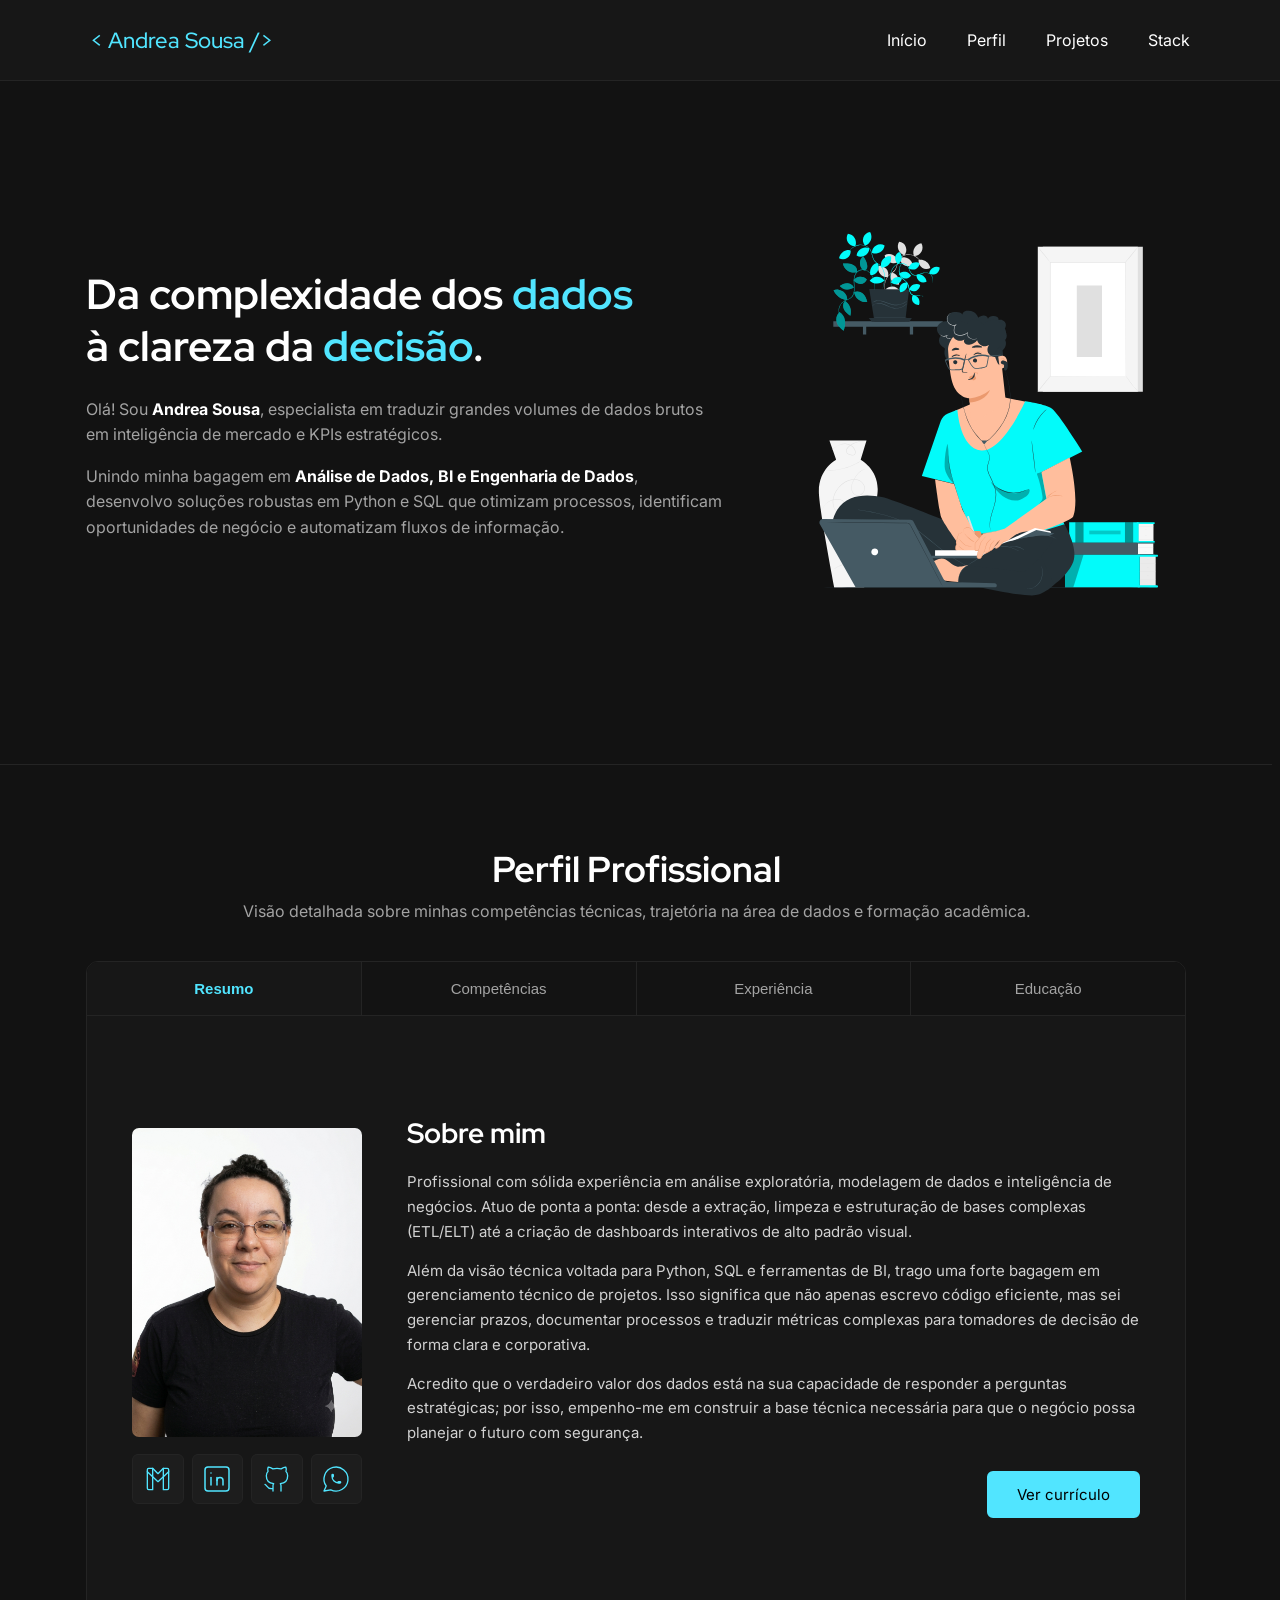
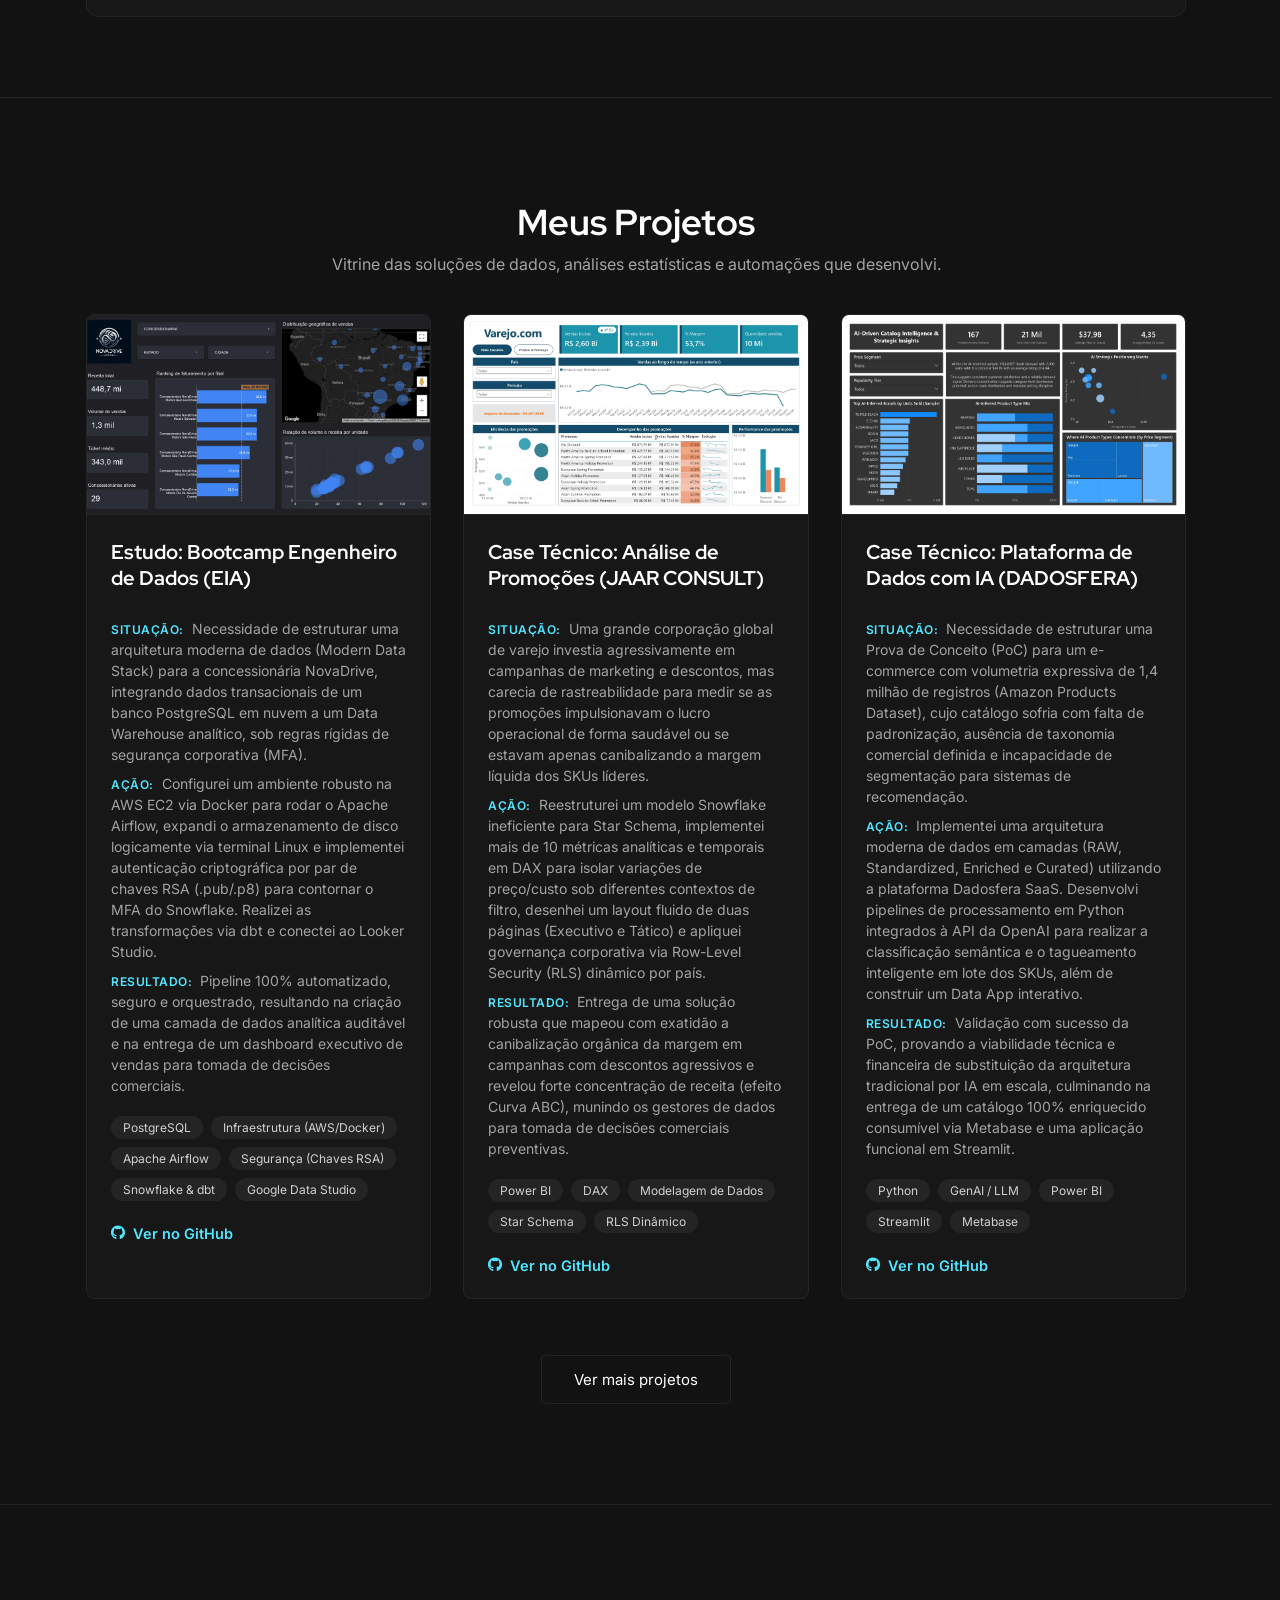
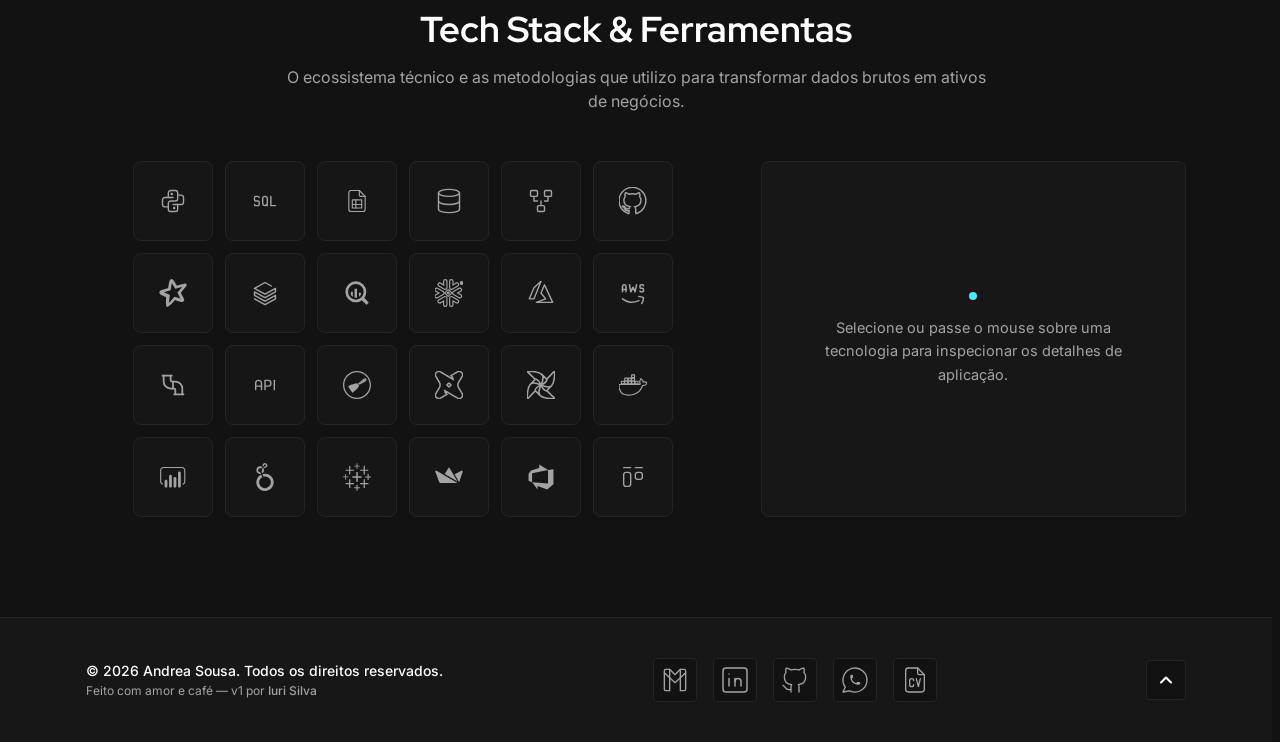
<file: index.html>
<!doctype html>
<html lang="pt-br">
  <!-- Configurações da página -->
  <head>
    <meta charset="UTF-8" />
    <meta name="viewport" content="width=device-width, initial-scale=1.0" />
    <!-- Ícone do site -->
    <link
      rel="icon"
      type="image/svg+xml"
      href="data:image/svg+xml,%3Csvg xmlns='http://www.w3.org/2000/svg' viewBox='0 0 24 24' fill='none' stroke='%2351e5ff' stroke-width='2' stroke-linecap='round' stroke-linejoin='round'%3E%3Cpath d='m18 16 4-4-4-4'/%3E%3Cpath d='m6 8-4 4 4 4'/%3E%3Cpath d='m14.5 4-5 16'/%3E%3C/svg%3E"
    />
    <title>Andrea Sousa - Portfólio</title>
    <!-- Fontes do Projeto -->
    <link rel="preconnect" href="https://fonts.googleapis.com" />
    <link rel="preconnect" href="https://fonts.gstatic.com" crossorigin />
    <link
      href="https://fonts.googleapis.com/css2?family=Inter:wght@300;400;500;600;700&family=Red+Hat+Display:wght@400;500;700&display=swap"
      rel="stylesheet"
    />
    <!-- Ícones do Font Awesome -->
    <link
      rel="stylesheet"
      href="https://cdnjs.cloudflare.com/ajax/libs/font-awesome/6.0.0/css/all.min.css"
    />
    <!-- Folha de Estilo Principal -->
    <link rel="stylesheet" href="assets/css/style.css" />
  </head>

  <body id="home-page">
    <!-- Cabeçalho da página -->
    <header>
      <div class="grid-layout">
        <nav>
          <h1>&lt; Andrea Sousa /&gt;</h1>
          <div class="mobile-menu">
            <div class="line1"></div>
            <div class="line2"></div>
            <div class="line3"></div>
          </div>
          <!-- Botão do menu hamburguer -->
          <button class="hamburger" aria-label="Abrir menu">
            <span class="bar"></span>
            <span class="bar"></span>
            <span class="bar"></span>
          </button>
          <!-- Lista de navegação -->
          <ul class="nav-list">
            <li><a href="#s-home">Início</a></li>
            <li><a href="#s-about">Perfil</a></li>
            <li><a href="#s-projects">Projetos</a></li>
            <li><a href="#s-stack">Stack</a></li>
          </ul>
        </nav>
      </div>
    </header>

    <main>
      <!-- ==================== SEÇÃO 1: INÍCIO / DESTAQUE ==================== -->
      <section id="s-home">
        <div class="grid-layout">
          <div id="home">
            <div id="home-container-text">
              <!-- Título principal -->
              <h2 class="main-hero-title">
                Da complexidade dos <span>dados</span><br />
                à clareza da <span>decisão</span>.
              </h2>
              <!-- Descrição do hero -->
              <div class="hero-description-box">
                <p>
                  Olá! Sou <strong>Andrea Sousa</strong>, especialista em
                  traduzir grandes volumes de dados brutos em inteligência de
                  mercado e KPIs estratégicos.
                </p>
                <p>
                  Unindo minha bagagem em
                  <strong>Análise de Dados, BI e Engenharia de Dados</strong>,
                  desenvolvo soluções robustas em Python e SQL que otimizam
                  processos, identificam oportunidades de negócio e automatizam
                  fluxos de informação.
                </p>
              </div>
            </div>
            <!-- Imagem de destaque -->
            <div id="home-container-image">
              <img
                src="assets/image/illustration.svg"
                alt="Ilustração de dados"
              />
            </div>
          </div>
        </div>
      </section>

      <!-- =================== SEÇÃO 2: PERFIL PROFISSIONAL =================== -->
      <section id="s-about">
        <div class="grid-layout">
          <div class="about-section-header">
            <!-- Título e descrição da seção -->
            <h2>Perfil Profissional</h2>
            <p class="section-subtitle">
              Visão detalhada sobre minhas competências técnicas, trajetória na
              área de dados e formação acadêmica.
            </p>
          </div>
          <div class="browser-window">
            <!-- Menu de abas para telas maiores -->
            <div class="browser-header-tabs">
              <button
                class="browser-tab-btn active"
                onclick="changeSectionTab(event, 'sec-sobre')"
              >
                Resumo
              </button>
              <button
                class="browser-tab-btn"
                onclick="changeSectionTab(event, 'sec-competencias')"
              >
                Competências
              </button>
              <button
                class="browser-tab-btn"
                onclick="changeSectionTab(event, 'sec-experiencia')"
              >
                Experiência
              </button>
              <button
                class="browser-tab-btn"
                onclick="changeSectionTab(event, 'sec-educacao')"
              >
                Educação
              </button>
            </div>

            <!-- Menu suspenso para telas menores -->
            <select
              class="browser-tabs-dropdown"
              onchange="changeSectionTab(event, this.value)"
            >
              <option value="sec-sobre">Resumo</option>
              <option value="sec-competencias">Competências</option>
              <option value="sec-experiencia">Experiência</option>
              <option value="sec-educacao">Educação</option>
            </select>

            <div class="browser-body-content">
              <!-- [ABA 1]: RESUMO -->
              <div id="sec-sobre" class="browser-pane active">
                <div class="tab-sobre-layout">
                  <div class="sidebar-profile">
                    <div class="photo-placeholder-vertical">
                      <!-- Imagem de perfil -->
                      <img src="assets/image/perfil.png" alt="Foto de perfil" />
                    </div>
                    <!-- Ícones de contato -->
                    <div class="profile-social-icons">
                      <!-- Ícone de email -->
                      <a
                        href="mailto:andrea.dcsousa@gmail.com"
                        class="social-icon-btn"
                        ><svg
                          xmlns="http://www.w3.org/2000/svg"
                          width="32"
                          height="32"
                          viewBox="0 0 24 24"
                          fill="none"
                          stroke="currentColor"
                          stroke-width="1"
                          stroke-linecap="round"
                          stroke-linejoin="round"
                        >
                          <path
                            d="M16 20h3a1 1 0 0 0 1 -1v-14a1 1 0 0 0 -1 -1h-3v16z"
                          />
                          <path
                            d="M5 20h3v-16h-3a1 1 0 0 0 -1 1v14a1 1 0 0 0 1 1z"
                          />
                          <path d="M16 4l-4 4l-4 -4" />
                          <path d="M4 6.5l8 7.5l8 -7.5" /></svg
                      ></a>
                      <!-- Ícone do LinkedIn -->
                      <a
                        href="https://www.linkedin.com/in/andreasousadata/"
                        class="social-icon-btn"
                        ><svg
                          xmlns="http://www.w3.org/2000/svg"
                          width="36"
                          height="36"
                          viewBox="0 0 24 24"
                          fill="none"
                          stroke="currentColor"
                          stroke-width="1"
                          stroke-linecap="round"
                          stroke-linejoin="round"
                        >
                          <path
                            d="M4 4m0 2a2 2 0 0 1 2 -2h12a2 2 0 0 1 2 2v12a2 2 0 0 1 -2 2h-12a2 2 0 0 1 -2 -2z"
                          />
                          <path d="M8 11l0 5" />
                          <path d="M8 8l0 .01" />
                          <path d="M12 16l0 -5" />
                          <path d="M16 16v-3a2 2 0 0 0 -4 0" /></svg
                      ></a>
                      <!-- Ícone do GitHub -->
                      <a
                        href="https://github.com/andreadcsousa"
                        class="social-icon-btn"
                      >
                        <svg
                          xmlns="http://www.w3.org/2000/svg"
                          width="32"
                          height="32"
                          viewBox="0 0 24 24"
                          fill="none"
                          stroke="currentColor"
                          stroke-width="1"
                          stroke-linecap="round"
                          stroke-linejoin="round"
                        >
                          <path
                            d="M9 19c-4.3 1.4 -4.3 -2.5 -6 -3m12 5v-3.5c0 -1 .1 -1.4 -.5 -2c2.8 -.3 5.5 -1.4 5.5 -6a4.6 4.6 0 0 0 -1.3 -3.2a4.2 4.2 0 0 0 -.1 -3.2s-1.1 -.3 -3.5 1.3a12.3 12.3 0 0 0 -6.2 0c-2.4 -1.6 -3.5 -1.3 -3.5 -1.3a4.2 4.2 0 0 0 -.1 3.2a4.6 4.6 0 0 0 -1.3 3.2c0 4.6 2.7 5.7 5.5 6c-.6 .6 -.6 1.2 -.5 2v3.5"
                          />
                        </svg>
                      </a>
                      <!-- Ícone do WhatsApp -->
                      <a
                        href="https://wa.me/5548988801574"
                        class="social-icon-btn"
                        ><svg
                          xmlns="http://www.w3.org/2000/svg"
                          width="32"
                          height="32"
                          viewBox="0 0 24 24"
                          fill="none"
                          stroke="currentColor"
                          stroke-width="1"
                          stroke-linecap="round"
                          stroke-linejoin="round"
                        >
                          <path
                            d="M3 21l1.65 -3.8a9 9 0 1 1 3.4 2.9l-5.05 .9"
                          />
                          <path
                            d="M9 10a.5 .5 0 0 0 1 0v-1a.5 .5 0 0 0 -1 0v1a5 5 0 0 0 5 5h1a.5 .5 0 0 0 0 -1h-1a.5 .5 0 0 0 0 1"
                          /></svg
                      ></a>
                    </div>
                  </div>

                  <!-- Apresentação: Resumo profissional -->
                  <div class="text-profile-content">
                    <h2>Sobre mim</h2>
                    <p>
                      Profissional com sólida experiência em análise
                      exploratória, modelagem de dados e inteligência de
                      negócios. Atuo de ponta a ponta: desde a extração, limpeza
                      e estruturação de bases complexas (ETL/ELT) até a criação
                      de dashboards interativos de alto padrão visual.
                    </p>
                    <p>
                      Além da visão técnica voltada para Python, SQL e
                      ferramentas de BI, trago uma forte bagagem em
                      gerenciamento técnico de projetos. Isso significa que não
                      apenas escrevo código eficiente, mas sei gerenciar prazos,
                      documentar processos e traduzir métricas complexas para
                      tomadores de decisão de forma clara e corporativa.
                    </p>
                    <p>
                      Acredito que o verdadeiro valor dos dados está na sua
                      capacidade de responder a perguntas estratégicas; por
                      isso, empenho-me em construir a base técnica necessária
                      para que o negócio possa planejar o futuro com segurança.
                    </p>
                    <!-- Botão para acessar o currículo -->
                    <div class="container-btn-right">
                      <a
                        class="btn-cv-inverse"
                        href="https://docs.google.com/document/d/1c90tiVy4G8YJYizITBdFzDrABWYtBab0e4YUPN7XOcg"
                        target="_blank"
                        >Ver currículo</a
                      >
                    </div>
                  </div>
                </div>
              </div>

              <!-- [ABA 2]: COMPETÊNCIAS -->
              <div id="sec-competencias" class="browser-pane">
                <div class="skills-grid-container">
                  <!-- Bloco 1 -->
                  <div class="skill-card-box">
                    <h3>📊 ANÁLISE DE DADOS & NEGÓCIOS</h3>
                    <p>
                      Análise exploratória e diagnósticos consultivos,
                      transformando dados brutos e séries históricas complexas
                      em insights para decisões estratégicas.
                    </p>
                    <div class="tools-tag-wrapper">
                      <span class="tool-tag">SQL</span>
                      <span class="tool-tag">Python</span>
                      <span class="tool-tag">Pandas</span>
                      <span class="tool-tag">Numpy</span>
                      <span class="tool-tag">Excel / Sheets</span>
                      <span class="tool-tag">Estatística Descritiva</span>
                      <span class="tool-tag">Azure DevOps</span>
                      <span class="tool-tag">Scrum</span>
                      <span class="tool-tag">Kanban</span>
                    </div>
                  </div>

                  <!-- Bloco 2 -->
                  <div class="skill-card-box">
                    <h3>📈 INTELIGÊNCIA DE MERCADO & BI</h3>
                    <p>
                      Desenvolvimento de painéis executivos com atenção ao
                      design e usabilidade, aplicando regras de negócio,
                      governança e segurança de dados.
                    </p>
                    <div class="tools-tag-wrapper">
                      <span class="tool-tag">Power BI</span>
                      <span class="tool-tag">Power Query</span>
                      <span class="tool-tag">DAX / RLS</span>
                      <span class="tool-tag">Streamlit</span>
                      <span class="tool-tag">Data Studio</span>
                      <span class="tool-tag">Tableau</span>
                      <span class="tool-tag">Modelagem de Dados</span>
                      <span class="tool-tag">Design UI/UX</span>
                    </div>
                  </div>

                  <!-- Bloco 3 -->
                  <div class="skill-card-box">
                    <h3>⚡ ENGENHARIA & AUTOMAÇÃO</h3>
                    <p>
                      Construção de rotinas ETL/ELT e automação de pipelines
                      para ingestão de dados via APIs, scraping e processamento
                      escalável em nuvem.
                    </p>
                    <div class="tools-tag-wrapper">
                      <span class="tool-tag">PySpark</span>
                      <span class="tool-tag">Databricks</span>
                      <span class="tool-tag">BigQuery</span>
                      <span class="tool-tag">Azure</span>
                      <span class="tool-tag">AWS</span>
                      <span class="tool-tag">Airflow</span>
                      <span class="tool-tag">dbt</span>
                      <span class="tool-tag">Snowflake</span>
                      <span class="tool-tag">Data Warehouse</span>
                      <span class="tool-tag">Lakehouse</span>
                    </div>
                  </div>
                </div>
                <!-- Botão de acesso à seção de projetos -->
                <div class="skills-action-container">
                  <a href="#s-projects" class="btn-skills-cta"
                    >Ver projetos práticos</a
                  >
                </div>
              </div>

              <!-- [ABA 3]: EXPERIÊNCIAS -->
              <div id="sec-experiencia" class="browser-pane">
                <h2 class="timeline-section-title">Trajetória Profissional</h2>
                <div class="horizontal-timeline-container">
                  <!-- Nó 1 -->
                  <div class="horizontal-timeline-node">
                    <div class="node-marker"></div>
                    <div class="node-date">07/2024 - atual</div>
                    <div class="node-info">
                      <h3>TUTORA EM DADOS</h3>
                      <p>PrograMaria</p>
                      <span
                        class="open-modal-link"
                        onclick="openExpModal('modal-programaria')"
                        >Ver detalhes</span
                      >
                    </div>
                  </div>
                  <!-- Nó 2 -->
                  <div class="horizontal-timeline-node">
                    <div class="node-marker"></div>
                    <div class="node-date">04/2023 - 08/2025</div>
                    <div class="node-info">
                      <h3>ANALISTA DE DADOS</h3>
                      <p>Instituto Euvaldo Lodi</p>
                      <span
                        class="open-modal-link"
                        onclick="openExpModal('modal-fiesc')"
                        >Ver detalhes</span
                      >
                    </div>
                  </div>
                  <!-- Nó 3 -->
                  <div class="horizontal-timeline-node">
                    <div class="node-marker"></div>
                    <div class="node-date">11/2021 - 05/2022</div>
                    <div class="node-info">
                      <h3>ENGENHEIRA DE DADOS</h3>
                      <p>Neotrust</p>
                      <span
                        class="open-modal-link"
                        onclick="openExpModal('modal-neotrust')"
                        >Ver detalhes</span
                      >
                    </div>
                  </div>
                  <!-- Nó 4 -->
                  <div class="horizontal-timeline-node">
                    <div class="node-marker"></div>
                    <div class="node-date">07/2021 - 10/2021</div>
                    <div class="node-info">
                      <h3>DESENVOLVEDORA SQL</h3>
                      <p>Carambola</p>
                      <span
                        class="open-modal-link"
                        onclick="openExpModal('modal-carambola')"
                        >Ver detalhes</span
                      >
                    </div>
                  </div>
                </div>
              </div>

              <!-- [ABA 4]: EDUCAÇÃO -->
              <div id="sec-educacao" class="browser-pane">
                <div class="education-grid-split">
                  <div class="education-column">
                    <!-- Formação Acadêmica -->
                    <h2>Formação Acadêmica</h2>
                    <ul class="education-list-items">
                      <li>
                        Especialização em Ciência de Dados e Big Data (PUC
                        Minas, 10/2026)
                      </li>
                      <li>
                        Especialização em Docência do Ensino Superior (UNIFACS,
                        08/2021)
                      </li>
                      <li>Bacharelado em Administração (UNIFTC, 06/2019)</li>
                    </ul>
                    <!-- Idiomas -->
                    <h2 class="languages-spacing-title">Idiomas</h2>
                    <ul class="education-list-items">
                      <li><strong>Inglês:</strong> B1 (Intermediário)</li>
                      <li><strong>Português:</strong> Nativo</li>
                    </ul>
                  </div>
                  <!-- Cursos e Certificações -->
                  <div class="education-column">
                    <h2>Cursos e Certificações</h2>
                    <ul class="certifications-list-items">
                      <li>Arquitetura de Dados (Escola IA, 2026)</li>
                      <li>
                        Databricks Fundamentals Accreditation (Databricks, 2026)
                      </li>
                      <li>Bootcamp Engenharia de Dados (Escola IA, 2026)</li>
                      <li>
                        Google Data Analytics Professional Certificate
                        (Coursera, 2026)
                      </li>
                      <li>Formação Python para Data Science (Alura, 2025)</li>
                      <li>
                        Excel e Power BI para Análise de Dados (Preditiva, 2023)
                      </li>
                      <li>Análise de Dados - Fundamentos (ENAP, 2023)</li>
                      <li>
                        Trilha de Dados: Programa Desenvolve (Alura & Boticário,
                        2023)
                      </li>
                      <li>Big Data Fundamentos (Data Science Academy, 2022)</li>
                    </ul>
                  </div>
                </div>
              </div>
            </div>
          </div>
        </div>
      </section>

      <!-- ==================== SEÇÃO 3: PROJETOS EM DADOS ==================== -->
      <section id="s-projects">
        <div class="grid-layout">
          <!-- Título e descrição da seção -->
          <h2>Meus Projetos</h2>
          <p class="section-subtitle">
            Vitrine das soluções de dados, análises estatísticas e automações
            que desenvolvi.
          </p>

          <!-- Projetos recentes-->
          <div id="dynamic-projects-container" class="projects-grid">
            <p>Carregando projetos recentes...</p>
          </div>

          <div class="see-more-container">
            <a href="projects.html" class="btn-see-more">Ver mais projetos</a>
          </div>
        </div>
      </section>

      <!-- =================== SEÇÃO 4: STACK & FERRAMENTAS =================== -->
      <section id="s-stack">
        <div class="grid-layout">
          <div class="stack-section-header">
            <!-- Título e descrição da seção -->
            <h2>Tech Stack & Ferramentas</h2>
            <p class="section-subtitle">
              O ecossistema técnico e as metodologias que utilizo para
              transformar dados brutos em ativos de negócios.
            </p>
          </div>

          <!-- Ferramentas -->
          <div class="stack-container">
            <div class="stack-list-grid">
              <!-- Python -->
              <div
                class="stack-item"
                data-name="Python"
                data-desc="Linguagem core utilizada para automação de processos, engenharia de dados, criação de scripts de raspagem de dados (Web Scraping) e análises estatísticas robustas."
              >
                <svg
                  xmlns="http://www.w3.org/2000/svg"
                  viewBox="0 0 24 24"
                  fill="none"
                  stroke="currentColor"
                  stroke-width="1.2"
                  stroke-linecap="round"
                  stroke-linejoin="round"
                >
                  <path d="M12 9h-7a2 2 0 0 0 -2 2v4a2 2 0 0 0 2 2h3" />
                  <path d="M12 15h7a2 2 0 0 0 2 -2v-4a2 2 0 0 0 -2 -2h-3" />
                  <path
                    d="M8 9v-4a2 2 0 0 1 2 -2h4a2 2 0 0 1 2 2v5a2 2 0 0 1 -2 2h-4a2 2 0 0 0 -2 2v5a2 2 0 0 0 2 2h4a2 2 0 0 0 2 -2v-4"
                  />
                  <circle cx="11" cy="6" r="0.5" fill="currentColor" />
                  <circle cx="13" cy="18" r="0.5" fill="currentColor" />
                </svg>
              </div>

              <!-- SQL -->
              <div
                class="stack-item"
                data-name="SQL"
                data-desc="Linguagem essencial para extração, manipulação e análise de dados diretamente em bancos relacionais através de joins, agregações e subqueries."
              >
                <svg
                  xmlns="http://www.w3.org/2000/svg"
                  viewBox="0 0 24 24"
                  fill="none"
                  stroke="currentColor"
                  stroke-width="1.2"
                  stroke-linecap="round"
                  stroke-linejoin="round"
                >
                  <path
                    d="M12 8a2 2 0 0 1 2 2v4a2 2 0 1 1 -4 0v-4a2 2 0 0 1 2 -2z"
                  />
                  <path d="M17 8v8h4" />
                  <path d="M13 15l1 1" />
                  <path
                    d="M3 15a1 1 0 0 0 1 1h2a1 1 0 0 0 1 -1v-2a1 1 0 0 0 -1 -1h-2a1 1 0 0 1 -1 -1v-2a1 1 0 0 1 1 -1h2a1 1 0 0 1 1 1"
                  />
                </svg>
              </div>

              <!-- Excel/Sheets -->
              <div
                class="stack-item"
                data-name="Microsoft Excel / Google Sheets"
                data-desc="Uso operacional focado na validação veloz de dados estruturados ad-hoc, conciliação ágil de tabelas e atendimento flexível a demandas de negócio de setores adjacentes."
              >
                <svg
                  xmlns="http://www.w3.org/2000/svg"
                  viewBox="0 0 24 24"
                  fill="none"
                  stroke="currentColor"
                  stroke-width="1"
                  stroke-linecap="round"
                  stroke-linejoin="round"
                >
                  <path d="M14 3v4a1 1 0 0 0 1 1h4" />
                  <path
                    d="M17 21h-10a2 2 0 0 1 -2 -2v-14a2 2 0 0 1 2 -2h7l5 5v11a2 2 0 0 1 -2 2z"
                  />
                  <path d="M8 11h8v7h-8z" />
                  <path d="M8 15h8" />
                  <path d="M11 11v7" />
                </svg>
              </div>

              <!-- Banco de Dados -->
              <div
                class="stack-item"
                data-name="Banco de Dados"
                data-desc="Domínio técnico na administração, consulta e manipulação de estruturas de dados modernas. Experiência prática consolidada na arquitetura de bancos de dados relacionais e NoSQL, garantindo integridade, otimização de queries, indexação e segurança no armazenamento dos ativos de informação."
              >
                <svg
                  xmlns="http://www.w3.org/2000/svg"
                  viewBox="0 0 24 24"
                  fill="none"
                  stroke="currentColor"
                  stroke-width="1.2"
                  stroke-linecap="round"
                  stroke-linejoin="round"
                >
                  <ellipse cx="12" cy="5" rx="9" ry="3" />
                  <path d="M3 5v14c0 1.66 4 3 9 3s9-1.34 9-3v-14" />
                  <path d="M3 12c0 1.66 4 3 9 3s9-1.34 9-3" />
                </svg>
              </div>

              <!-- Modelagem de Dados -->
              <div
                class="stack-item"
                data-name="Modelagem de Dados"
                data-desc="Estruturação avançada de bancos analíticos relacionais através de abordagens eficientes como esquemas Star Schema e Snowflake, visando máxima performance de leitura."
              >
                <svg
                  xmlns="http://www.w3.org/2000/svg"
                  viewBox="0 0 24 24"
                  fill="none"
                  stroke="currentColor"
                  stroke-width="1.2"
                  stroke-linecap="round"
                  stroke-linejoin="round"
                >
                  <rect x="3" y="3" width="6" height="5" rx="1" />
                  <rect x="15" y="3" width="6" height="5" rx="1" />
                  <rect x="9" y="16" width="6" height="5" rx="1" />
                  <path d="M6 8v4h3M18 8v4h-3M12 12v4" />
                </svg>
              </div>

              <!-- Github -->
              <div
                class="stack-item"
                data-name="Git / Github"
                data-desc="Controle de versão, histórico de código e colaboração em projetos de desenvolvimento e dados."
              >
                <svg
                  role="img"
                  viewBox="0 0 25 25"
                  xmlns="http://www.w3.org/2000/svg"
                  fill="none"
                  stroke="#a3a3a3"
                  stroke-width="1.3"
                >
                  <title>GitHub</title>
                  <path
                    d="M12 .297c-6.63 0-12 5.373-12 12 0 5.303 3.438 9.8 8.205 11.385.6.113.82-.258.82-.577 0-.285-.01-1.04-.015-2.04-3.338.724-4.042-1.61-4.042-1.61C4.422 18.07 3.633 17.7 3.633 17.7c-1.087-.744.084-.729.084-.729 1.205.084 1.838 1.236 1.838 1.236 1.07 1.835 2.809 1.305 3.495.998.108-.776.417-1.305.76-1.605-2.665-.3-5.466-1.332-5.466-5.93 0-1.31.465-2.38 1.235-3.22-.135-.303-.54-1.523.105-3.176 0 0 1.005-.322 3.3 1.23.96-.267 1.98-.399 3-.405 1.02.006 2.04.138 3 .405 2.28-1.552 3.285-1.23 3.285-1.23.645 1.653.24 2.873.12 3.176.765.84 1.23 1.91 1.23 3.22 0 4.61-2.805 5.625-5.475 5.92.42.36.81 1.096.81 2.22 0 1.606-.015 2.896-.015 3.286 0 .315.21.69.825.57C20.565 22.092 24 17.592 24 12.297c0-6.627-5.373-12-12-12"
                  />
                </svg>
              </div>

              <!-- PySpark -->
              <div
                class="stack-item"
                data-name="Apache Spark / PySpark"
                data-desc="Utilizado para processamento distribuído de grandes volumes de dados (Big Data), otimizando transformações complexas e pesadas em clusters de computação."
              >
                <svg xmlns="http://www.w3.org/2000/svg" viewBox="0 0 128 128">
                  <path
                    fill="#a3a3a3"
                    d="M57.646.004c-2.269.064-4.51 1.143-6.384 3.223-1.03 1.146-1.905 2.51-2.63 3.855-1.89 3.54-2.262 7.547-2.962 11.43l-3.852 21.81c-.148.856-.532 1.21-1.3 1.455l-28.268 8.98c-2.06.673-4.125 1.543-5.947 2.7-5.558 3.53-6.38 9.338-2.207 14.438 1.842 2.256 4.216 3.843 6.85 4.996l17.603 7.843c.147.08.304.132.463.162l3.717 2.682s-3.7 40.948 3.246 43.781c-.061-.01-.41-.082-.41-.082s.704.761 2.603.537c1.454.27 1.262.226.074-.01 2.583-.334 7.337-2.497 15.578-10.784a47.396 47.396 0 0 0 1.776-1.676l17.8-19.217 4.163 1.465c.15.207.367.34.714.443l19.823 6.031c2.709.836 5.389 1.448 8.277 1.026 5.156-.755 8.951-5 8.9-10.192-.02-2.28-.82-4.339-1.87-6.324l-13.128-24.898c-.418-.787-.405-1.296.196-2l22.054-25.922c1.428-1.703 2.717-3.529 3.465-5.645 1.643-4.67-.482-8.382-5.33-9.289-2.229-.398-4.427-.188-6.6.385l-31.597 8.395c-.93.25-1.39.075-1.895-.772l-12.9-21.434c-.975-1.615-2.14-3.194-3.477-4.527C62.212.89 59.915-.059 57.646.004zm.944 19.736c.51.358.768.727 1.01 1.125l13.88 23.13c.382.628.725.85 1.485.648l24.443-6.497 5.885-1.54c-.087.493-.302.79-.537 1.068l-20.16 23.672c-.57.688-.623 1.17-.194 1.976l12.743 24.16.585 1.237-.015.02-22.727-6.264-.006-.018-4.298-1.205-25.493 28.256 4.663-37.15-4.184-1.82.008-.007-23.674-9.4c.454-.413.86-.585 1.285-.717l28.777-9.096c.676-.21 1.061-.47 1.125-1.242l.403-2.355 3.875-21.807 1.12-6.174z"
                  />
                </svg>
              </div>

              <!-- Databricks -->
              <div
                class="stack-item"
                data-name="Databricks"
                data-desc="Plataforma de análise unificada em nuvem, utilizada para criar ambientes de engenharia de dados, notebooks colaborativos e execução de pipelines complexos."
              >
                <svg
                  xmlns="http://www.w3.org/2000/svg"
                  viewBox="0 0 24 24"
                  fill="none"
                  stroke="currentColor"
                  stroke-width="1.2"
                  stroke-linecap="round"
                  stroke-linejoin="round"
                >
                  <path
                    d="M3 17l9 5l9 -5v-3l-9 5l-9 -5v-3l9 5l9 -5v-3l-9 5l-9 -5l9 -5l5.418 3.01"
                  />
                </svg>
              </div>

              <!-- BigQuery -->
              <div
                class="stack-item"
                data-name="BigQuery"
                data-desc="Data Warehouse serverless e altamente escalável do Google Cloud utilizado para armazenamento e execução de consultas SQL analíticas ultra rápidas em volumes massivos."
              >
                <svg
                  xmlns="http://www.w3.org/2000/svg"
                  viewBox="0 0 24 24"
                  fill="#a3a3a3"
                >
                  <path d="M6.73,10.83v2.63A4.91,4.91,0,0,0,8.44,15.2V10.83Z" />
                  <path
                    d="M9.89,8.41v7.53A7.62,7.62,0,0,0,11,16,8,8,0,0,0,12,16V8.41Z"
                  />
                  <path d="M13.64,11.86v3.29a5,5,0,0,0,1.7-1.82V11.86Z" />
                  <path
                    d="M17.74,16.32l-1.42,1.42a.42.42,0,0,0,0,.6l3.54,3.54a.42.42,0,0,0,.59,0l1.43-1.43a.42.42,0,0,0,0-.59l-3.54-3.54a.42.42,0,0,0-.6,0"
                  />
                  <path
                    d="M11,2a9,9,0,1,0,9,9,9,9,0,0,0-9-9m0,15.69A6.68,6.68,0,1,1,17.69,11,6.68,6.68,0,0,1,11,17.69"
                  />
                </svg>
              </div>

              <!-- Snowflake -->
              <div
                class="stack-item"
                data-name="Snowflake"
                data-desc="Arquitetura e gerenciamento de Data Warehousing em nuvem para armazenamento e consultas analíticas de grande volume."
              >
                <svg
                  role="img"
                  viewBox="0 0 24 24"
                  xmlns="http://www.w3.org/2000/svg"
                  fill="none"
                  stroke="#a3a3a3"
                >
                  <title>Snowflake</title>
                  <path
                    d="M24 3.459c0 .646-.418 1.18-1.141 1.18-.723 0-1.142-.534-1.142-1.18 0-.647.419-1.18 1.142-1.18.723 0 1.141.533 1.141 1.18zm-.228 0c0-.533-.38-.951-.913-.951s-.913.38-.913.95c0 .533.38.952.913.952.57 0 .913-.419.913-.951zm-1.37-.533h.495c.266 0 .456.152.456.38 0 .153-.076.229-.19.305l.19.266v.038h-.266l-.19-.266h-.229v.266h-.266zm.495.228h-.229v.267h.229c.114 0 .152-.038.152-.114.038-.077-.038-.153-.152-.153zM7.602 12.4c.038-.151.076-.304.076-.456 0-.114-.038-.228-.038-.342-.114-.343-.304-.647-.646-.838l-4.87-2.777c-.685-.38-1.56-.152-1.94.533-.381.685-.153 1.56.532 1.94l2.701 1.56-2.701 1.56c-.685.38-.913 1.256-.533 1.94.38.685 1.256.914 1.94.533l4.832-2.777c.343-.267.571-.533.647-.876zm1.332 2.626c-.266-.038-.57.038-.837.19l-4.832 2.777c-.685.38-.913 1.256-.532 1.94.38.686 1.255.914 1.94.533l2.701-1.56v3.12c0 .8.647 1.408 1.446 1.408.799 0 1.407-.647 1.407-1.408v-5.592c0-.761-.57-1.37-1.293-1.408zm4.946-6.088c.266.038.57-.038.837-.19l4.832-2.777c.685-.38.913-1.256.532-1.94-.38-.686-1.255-.914-1.94-.533l-2.701 1.56V1.975c0-.799-.647-1.408-1.446-1.408-.799 0-1.446.609-1.446 1.408V7.53c0 .76.609 1.37 1.332 1.407zM3.265 5.97l4.832 2.777c.266.152.533.19.837.19.723-.038 1.331-.684 1.331-1.407V1.975c0-.799-.646-1.408-1.407-1.408-.799 0-1.446.647-1.446 1.408v3.12l-2.701-1.56c-.685-.38-1.56-.152-1.94.533-.419.646-.19 1.521.494 1.902zm9.093 6.011a.412.412 0 00-.114-.266l-.57-.571a.346.346 0 00-.267-.114.412.412 0 00-.266.114l-.571.57a.411.411 0 00-.114.267c0 .076.038.19.114.267l.57.57a.345.345 0 00.267.114c.076 0 .19-.038.266-.114l.571-.57a.412.412 0 00.114-.267zm1.598.533L11.94 14.53c-.039.038-.153.114-.229.114h-.608a.411.411 0 01-.267-.114L8.82 12.514a.408.408 0 01-.076-.229v-.608c0-.076.038-.19.114-.267l2.016-2.016a.41.41 0 01.267-.114h.608a.41.41 0 01.267.114l2.016 2.016a.347.347 0 01.114.267v.608c-.076.077-.114.19-.19.229zm5.593 5.44l-4.832-2.777c-.266-.152-.57-.19-.837-.152-.723.038-1.332.684-1.332 1.408v5.554c0 .8.647 1.408 1.408 1.408.799 0 1.446-.647 1.446-1.408v-3.12l2.7 1.56c.686.38 1.561.152 1.941-.533.419-.646.19-1.521-.494-1.94zm2.549-7.533l-2.701 1.56 2.7 1.56c.686.38.914 1.256.533 1.94-.38.685-1.255.913-1.94.533l-4.832-2.778a1.644 1.644 0 01-.647-.798c-.037-.153-.076-.305-.076-.457 0-.114.039-.228.039-.342.114-.343.342-.647.646-.837l4.832-2.778c.685-.38 1.56-.152 1.94.533.457.609.19 1.484-.494 1.864"
                  />
                </svg>
              </div>

              <!-- Azure -->
              <div
                class="stack-item"
                data-name="Microsoft Azure"
                data-desc="Ambiente de computação em nuvem utilizado para hospedar infraestruturas modernas de dados, bancos na nuvem e repositórios analíticos."
              >
                <svg
                  xmlns="http://www.w3.org/2000/svg"
                  viewBox="0 0 24 24"
                  fill="none"
                  stroke="currentColor"
                  stroke-width="1.2"
                  stroke-linecap="round"
                  stroke-linejoin="round"
                >
                  <path d="M6 7.5l-4 9.5h4l6 -15z" />
                  <path d="M22 20l-7 -15l-3 7l4 5l-8 3z" />
                </svg>
              </div>

              <!-- AWS -->
              <div
                class="stack-item"
                data-name="Amazon Web Services (AWS)"
                data-desc="Ingestão, armazenamento e processamento de dados utilizando serviços em nuvem (como EC2 e S3)."
              >
                <svg
                  xmlns="http://www.w3.org/2000/svg"
                  width="32"
                  height="32"
                  viewBox="0 0 24 24"
                  fill="none"
                  stroke="#a3a3a3"
                  stroke-width="1.3"
                  stroke-linecap="round"
                  stroke-linejoin="round"
                >
                  <path
                    d="M17 18.5a15.198 15.198 0 0 1 -7.37 1.44a14.62 14.62 0 0 1 -6.63 -2.94"
                  />
                  <path
                    d="M19.5 21c.907 -1.411 1.451 -3.323 1.5 -5c-1.197 -.773 -2.577 -.935 -4 -1"
                  />
                  <path d="M3 11v-4.5a1.5 1.5 0 0 1 3 0v4.5" />
                  <path d="M3 9h3" />
                  <path d="M9 5l1.2 6l1.8 -4l1.8 4l1.2 -6" />
                  <path
                    d="M18 10.25c0 .414 .336 .75 .75 .75h1.25a1 1 0 0 0 1 -1v-1a1 1 0 0 0 -1 -1h-1a1 1 0 0 1 -1 -1v-1a1 1 0 0 1 1 -1h1.25a.75 .75 0 0 1 .75 .75"
                  />
                </svg>
              </div>

              <!-- Pipelines ETL/ELT -->
              <div
                class="stack-item"
                data-name="Pipelines ETL/ELT"
                data-desc="Desenho e implementação de fluxos de integração para extração, transformação e carga de dados."
              >
                <svg
                  xmlns="http://www.w3.org/2000/svg"
                  viewBox="0 0 24 24"
                  fill="none"
                  stroke="currentColor"
                  stroke-width="1.5"
                  stroke-linecap="round"
                  stroke-linejoin="round"
                >
                  <path stroke="none" d="M0 0h24v24H0z" fill="none" />
                  <path d="M3 4h8" />
                  <path d="M4 4v5a6 6 0 0 0 6 6h3a1 1 0 0 1 1 1v4" />
                  <path d="M10 4v4a1 1 0 0 0 1 1h3a6 6 0 0 1 6 6v5" />
                  <path d="M13 20h8" />
                  <path d="M12 9v6" />
                </svg>
              </div>

              <!-- Integração de APIs -->
              <div
                class="stack-item"
                data-name="Integração de APIs"
                data-desc="Construção de conectores em Python para realizar requisições, consumir e trafegar dados estruturados em JSON/XML de sistemas externos e plataformas SaaS de forma assíncrona."
              >
                <svg
                  xmlns="http://www.w3.org/2000/svg"
                  viewBox="0 0 24 24"
                  fill="none"
                  stroke="currentColor"
                  stroke-width="1.2"
                  stroke-linecap="round"
                  stroke-linejoin="round"
                >
                  <path d="M4 13h5" />
                  <path d="M12 16v-8h3a2 2 0 0 1 2 2v1a2 2 0 0 1 -2 2h-3" />
                  <path d="M20 8v8" />
                  <path d="M9 16v-5.5a2.5 2.5 0 0 0 -5 0v5.5" />
                </svg>
              </div>

              <!-- Web Scraping -->
              <div
                class="stack-item"
                data-name="Web Scraping"
                data-desc="Desenvolvimento de robôs e scripts inteligentes para extração, mineração e estruturação de grandes volumes de dados públicos diretamente da web."
              >
                <svg
                  xmlns="http://www.w3.org/2000/svg"
                  viewBox="0 0 24 24"
                  fill="#a3a3a3"
                >
                  <path
                    d="M12 0C5.373 0 0 5.373 0 12c0 6.628 5.373 12 12 12 6.628 0 12-5.372 12-12 0-6.627-5.372-12-12-12Zm0 1.113c6.003 0 10.887 4.884 10.887 10.887S18.003 22.887 12 22.887 1.113 18.003 1.113 12 5.997 1.113 12 1.113Zm7.03 5.201c-.536-.002-1.28.304-2.255 1.098-1.052.858-3.814 3.045-3.814 3.045l1.025 1.3c4.694-2.558 6.19-3.167 6.116-4.294-.042-.634-.384-1.146-1.073-1.149Zm-.507.752c.147 0 .266.106.266.239 0 .132-.119.238-.266.238-.146 0-.265-.106-.265-.238 0-.171.162-.239.265-.239zm-1.58 1.489c0 .131-.118.238-.265.238-.147 0-.264-.107-.264-.238 0-.128.11-.234.24-.24.13-.006.29.077.29.24zm-2.109 1.01c.147 0 .266.106.266.238s-.12.238-.266.238c-.146 0-.266-.106-.266-.238 0-.148.139-.239.266-.239zm-2.445.972c-1.502.225-5.807.992-8.01 2.672l3.574 5.387s4.706-2.932 5.863-6.244z"
                  />
                </svg>
              </div>

              <!-- dbt -->
              <div
                class="stack-item"
                data-name="dbt"
                data-desc="Transformação de dados e modelagem dentro do Data Warehouse utilizando boas práticas de engenharia de software."
              >
                <svg
                  xmlns="http://www.w3.org/2000/svg"
                  fill="none"
                  stroke="#a3a3a3"
                  stroke-width="1.3"
                  viewBox="0 0 24 24"
                  id="Dbt-Icon--Streamline-Svg-Logos"
                  height="24"
                  width="24"
                >
                  <path
                    stroke="#a3a3a3"
                    stroke-width="1.3"
                    d="M22.75135 1.2273975C23.303775 1.75859 23.665 2.459765 23.75 3.224675c0 0.318725 -0.085 0.5312 -0.276225 0.934925 -0.191225 0.4037 -2.549725 4.483275 -3.2509 5.6094 -0.4037 0.658675 -0.616175 1.44485 -0.616175 2.20975 0 0.786175 0.212475 1.5511 0.616175 2.209775 0.701175 1.126125 3.059675 5.226925 3.2509 5.63065C23.665 20.222875 23.75 20.4141 23.75 20.7328c-0.085 0.764925 -0.42495 1.466125 -0.9774 1.976075 -0.5312 0.552425 -1.23235 0.91365 -1.976025 0.977375 -0.318725 0 -0.5312 -0.084975 -0.91365 -0.276225 -0.382475 -0.191225 -4.547025 -2.485975 -5.673175 -3.18715 -0.084975 -0.0425 -0.169975 -0.106225 -0.2762 -0.14875L8.36665 16.780725c0.127475 1.0624 0.594925 2.0823 1.359825 2.825975 0.14875 0.148725 0.2975 0.276225 0.467475 0.4037 -0.1275 0.063725 -0.276225 0.1275 -0.4037 0.212475 -1.12615 0.701175 -5.22695 3.059675 -5.63065 3.2509C3.755875 23.665 3.56465 23.75 3.224675 23.75c-0.76491 -0.085 -1.466085 -0.42495 -1.9760325 -0.9774C0.6962025 22.2414 0.33499 21.54025 0.25 20.775325c0.0212475 -0.318725 0.10624 -0.637425 0.2762225 -0.91365 0.19123 -0.403725 2.5497275 -4.50455 3.2509025 -5.630675 0.403725 -0.658675 0.616175 -1.4236 0.616175 -2.20975 0 -0.786175 -0.21245 -1.5511 -0.616175 -2.209775 -0.701175 -1.1686 -3.0809225 -5.269425 -3.2509025 -5.67315C0.35624 3.8621 0.2712475 3.5434 0.25 3.224675c0.08499 -0.76491 0.424955 -1.466085 0.9773975 -1.9972775C1.75859 0.674955 2.459765 0.33499 3.224675 0.25c0.318725 0.0212475 0.637425 0.10624 0.934925 0.2762225 0.33995 0.1487325 3.335875 1.8910475 4.92945 2.8259525l0.361225 0.212475c0.127475 0.085 0.233725 0.148725 0.318725 0.191225l0.169975 0.106225 5.673125 3.357175c-0.127475 -1.274875 -0.78615 -2.443525 -1.80605 -3.229675 0.1275 -0.063725 0.276225 -0.1275 0.4037 -0.212475 1.12615 -0.701175 5.22695 -3.0809225 5.63065 -3.2509025 0.27625 -0.1699825 0.59495 -0.254975 0.934925 -0.2762225 0.743675 0.08499 1.44485 0.424955 1.976025 0.9773975ZM12.29745 13.5086l1.21115 -1.21115c0.169975 -0.169975 0.169975 -0.424925 0 -0.5949l-1.21115 -1.21115c-0.169975 -0.169975 -0.424925 -0.169975 -0.5949 0l-1.21115 1.21115c-0.169975 0.169975 -0.169975 0.424925 0 0.5949l1.21115 1.21115c0.148725 0.148725 0.424925 0.148725 0.5949 0Z"
                    stroke-width="0.25"
                  ></path>
                </svg>
              </div>

              <!-- Airflow -->
              <div
                class="stack-item"
                data-name="Apache Airflow"
                data-desc="Orquestração e agendamento de pipelines de dados, garantindo o monitoramento e a execução correta das rotinas."
              >
                <svg
                  role="img"
                  viewBox="0 0 24 24"
                  xmlns="http://www.w3.org/2000/svg"
                  fill="none"
                  stroke="#a3a3a3"
                >
                  <title>Apache Airflow</title>
                  <path
                    d="M17.195 16.822l4.002-4.102C23.55 10.308 23.934 5.154 24 .43a.396.396 0 0 0-.246-.373.392.392 0 0 0-.437.09l-6.495 6.658-4.102-4.003C10.309.45 5.154.066.43 0H.423a.397.397 0 0 0-.277.683l6.658 6.494-4.003 4.103C.45 13.692.065 18.846 0 23.57a.398.398 0 0 0 .683.282l6.494-6.657 3.934 3.837.17.165c2.41 2.353 7.565 2.737 12.288 2.803h.006a.397.397 0 0 0 .277-.683l-6.657-6.495zm-.409-9.476c.04.115.05.24.031.344-.17.96-1.593 2.538-4.304 3.87a.597.597 0 0 0-.08-.079c1.432-3.155 1.828-5.61 1.175-7.322l3.058 2.984.12.203zm-.131 9.44a.73.73 0 0 1-.347.031c-.96-.171-2.537-1.594-3.87-4.307a.656.656 0 0 0 .08-.078l-.001.001c3.155 1.432 5.61 1.83 7.324 1.174l-2.969 3.043M23.568.392a.05.05 0 0 1 .052-.011c.018.006.03.024.029.043-.065 4.655-.437 9.726-2.703 12.05-1.53 1.565-4.326 1.419-8.283-.377.006-.037.021-.07.02-.108 0-.044-.017-.082-.026-.123 2.83-1.39 4.315-3.037 4.506-4.115.057-.322-.009-.542-.102-.688l6.507-6.67V.392zM.393.43A.045.045 0 0 1 .382.38C.39.36.403.343.425.35c4.655.065 9.727.438 12.05 2.703l.002.002c1.56 1.527 1.415 4.323-.379 8.28-.033-.005-.062-.02-.097-.02h-.008c-.045.001-.084.019-.126.027-1.39-2.83-3.037-4.314-4.115-4.506-.323-.057-.542.01-.688.103L.393.43zm11.94 11.563a.331.331 0 0 1-.327.335H12a.332.332 0 0 1-.004-.661c.172.016.333.144.335.326h.002zm-5.12 4.661a.722.722 0 0 1-.03-.345c.17-.96 1.595-2.54 4.309-3.873.013.016.019.035.033.05.013.012.03.017.044.028-1.434 3.158-1.83 5.613-1.177 7.326l-3.041-2.967m-.006-9.659a.735.735 0 0 1 .345-.031c.961.17 2.54 1.594 3.871 4.306a.597.597 0 0 0-.079.08c-2.167-.983-4.007-1.484-5.498-1.484-.68 0-1.289.103-1.825.308L7.128 7.35M.43 23.607c-.018.018-.038.015-.052.01-.019-.007-.028-.021-.028-.043.065-4.654.437-9.725 2.703-12.049 1.527-1.565 4.325-1.419 8.286.378-.006.035-.02.067-.02.104 0 .043.018.083.026.124-2.831 1.391-4.317 3.04-4.51 4.117-.057.322.01.542.103.688L.43 23.607zm23.144.042c-4.655-.065-9.726-.437-12.05-2.703l-.005-.006c-1.56-1.526-1.412-4.322.383-8.279.033.005.064.02.098.02h.009c.043 0 .08-.018.122-.027 1.39 2.832 3.036 4.317 4.115 4.51.083.014.16.021.23.021a.776.776 0 0 0 .45-.133l6.68 6.516c.02.02.016.04.01.052a.042.042 0 0 1-.042.029z"
                  />
                </svg>
              </div>

              <!-- Docker -->
              <div
                class="stack-item"
                data-name="Docker"
                data-desc="Criação e gerenciamento de ambientes isolados em containers para garantir a consistência de scripts e pipelines."
              >
                <svg
                  role="img"
                  viewBox="0 0 24 24"
                  xmlns="http://www.w3.org/2000/svg"
                  fill="none"
                  stroke="#a3a3a3"
                >
                  <title>Docker</title>
                  <path
                    d="M13.983 11.078h2.119a.186.186 0 00.186-.185V9.006a.186.186 0 00-.186-.186h-2.119a.185.185 0 00-.185.185v1.888c0 .102.083.185.185.185m-2.954-5.43h2.118a.186.186 0 00.186-.186V3.574a.186.186 0 00-.186-.185h-2.118a.185.185 0 00-.185.185v1.888c0 .102.082.185.185.185m0 2.716h2.118a.187.187 0 00.186-.186V6.29a.186.186 0 00-.186-.185h-2.118a.185.185 0 00-.185.185v1.887c0 .102.082.185.185.186m-2.93 0h2.12a.186.186 0 00.184-.186V6.29a.185.185 0 00-.185-.185H8.1a.185.185 0 00-.185.185v1.887c0 .102.083.185.185.186m-2.964 0h2.119a.186.186 0 00.185-.186V6.29a.185.185 0 00-.185-.185H5.136a.186.186 0 00-.186.185v1.887c0 .102.084.185.186.186m5.893 2.715h2.118a.186.186 0 00.186-.185V9.006a.186.186 0 00-.186-.186h-2.118a.185.185 0 00-.185.185v1.888c0 .102.082.185.185.185m-2.93 0h2.12a.185.185 0 00.184-.185V9.006a.185.185 0 00-.184-.186h-2.12a.185.185 0 00-.184.185v1.888c0 .102.083.185.185.185m-2.964 0h2.119a.185.185 0 00.185-.185V9.006a.185.185 0 00-.184-.186h-2.12a.186.186 0 00-.186.186v1.887c0 .102.084.185.186.185m-2.92 0h2.12a.185.185 0 00.184-.185V9.006a.185.185 0 00-.184-.186h-2.12a.185.185 0 00-.184.185v1.888c0 .102.082.185.185.185M23.763 9.89c-.065-.051-.672-.51-1.954-.51-.338.001-.676.03-1.01.087-.248-1.7-1.653-2.53-1.716-2.566l-.344-.199-.226.327c-.284.438-.49.922-.612 1.43-.23.97-.09 1.882.403 2.661-.595.332-1.55.413-1.744.42H.751a.751.751 0 00-.75.748 11.376 11.376 0 00.692 4.062c.545 1.428 1.355 2.48 2.41 3.124 1.18.723 3.1 1.137 5.275 1.137.983.003 1.963-.086 2.93-.266a12.248 12.248 0 003.823-1.389c.98-.567 1.86-1.288 2.61-2.136 1.252-1.418 1.998-2.997 2.553-4.4h.221c1.372 0 2.215-.549 2.68-1.009.309-.293.55-.65.707-1.046l.098-.288Z"
                  />
                </svg>
              </div>

              <!-- Power BI -->
              <div
                class="stack-item"
                data-name="Power BI"
                data-desc="Modelagem de dados integrada, cálculos analíticos avançados performados em DAX e concepção de visuais focados em Storytelling, clareza métrica e adoção pelo usuário final."
              >
                <svg
                  xmlns="http://www.w3.org/2000/svg"
                  fill="#a3a3a3"
                  x="0px"
                  y="0px"
                  width="100"
                  height="100"
                  viewBox="0 0 50 50"
                >
                  <path
                    d="M 8 7 C 4.69 7 2 9.69 2 13 L 2 33 C 2 35.97 4.16 38.440156 7 38.910156 L 7 36.869141 C 5.27 36.429141 4 34.86 4 33 L 4 13 C 4 10.79 5.79 9 8 9 L 41 9 C 43.21 9 45 10.79 45 13 L 45 33 C 45 34.86 43.73 36.429141 42 36.869141 L 42 38.910156 C 44.84 38.440156 47 35.97 47 33 L 47 13 C 47 9.69 44.31 7 41 7 L 8 7 z M 36.5 15 C 35.119 15 34 16.119 34 17.5 L 34 41.5 C 34 42.881 35.119 44 36.5 44 C 37.881 44 39 42.881 39 41.5 L 39 17.5 C 39 16.119 37.881 15 36.5 15 z M 20.5 21 C 19.119 21 18 22.119 18 23.5 L 18 41.5 C 18 42.881 19.119 44 20.5 44 C 21.881 44 23 42.881 23 41.5 L 23 23.5 C 23 22.119 21.881 21 20.5 21 z M 28.5 25 C 27.119 25 26 26.119 26 27.5 L 26 41.5 C 26 42.881 27.119 44 28.5 44 C 29.881 44 31 42.881 31 41.5 L 31 27.5 C 31 26.119 29.881 25 28.5 25 z M 12.5 30 C 11.119 30 10 31.119 10 32.5 L 10 41.5 C 10 42.881 11.119 44 12.5 44 C 13.881 44 15 42.881 15 41.5 L 15 32.5 C 15 31.119 13.881 30 12.5 30 z"
                  ></path>
                </svg>
              </div>

              <!-- Data Studio (Looker) -->
              <div
                class="stack-item"
                data-name="Data Studio (Looker)"
                data-desc="Criação de relatórios e painéis interativos integrados a ambientes analíticos modernos."
              >
                <svg
                  xmlns="http://www.w3.org/2000/svg"
                  viewBox="0 0 24 24"
                  fill="#a3a3a3"
                >
                  <path
                    d="M11.9475 0c-1.1598.0021-2.0982.944-2.096 2.1038a2.1 2.1 0 00.356 1.166l.895-.8959a.884.884 0 11.565.564l-.895.895c.9593.6478 2.2621.3953 2.91-.564.6478-.9593.3953-2.262-.564-2.91A2.096 2.096 0 0011.9475 0zm-.835 6.1128a3.2629 3.2629 0 00-.653-1.965l-1.164 1.162a1.667 1.667 0 01-.318 2.012l.632 1.5449a3.2819 3.2819 0 001.503-2.754zm-3.2499 1.666h-.03c-.9217.0009-1.6697-.7455-1.6707-1.6673-.001-.9217.7454-1.6697 1.6672-1.6707a1.669 1.669 0 01.9195.275l1.152-1.152c-1.4069-1.141-3.4724-.9257-4.6135.4811s-.9257 3.4723.481 4.6135a3.2799 3.2799 0 002.7275.6652l-.633-1.5439v-.001zm4.1279 1.3359c-.728 0-1.452.106-2.15.315l.922 2.2519c2.6872-.6819 5.4184.9438 6.1002 3.631.6818 2.6873-.9439 5.4184-3.6311 6.1002s-5.4184-.9439-6.1002-3.631c-.5682-2.2394.4655-4.5774 2.5041-5.6643l-.91-2.2449c-3.6908 1.808-5.2173 6.2657-3.4093 9.9567l.0005.001c1.808 3.6909 6.2657 5.2173 9.9567 3.4093l.001-.0005c3.6913-1.8071 5.2187-6.2645 3.4116-9.9558a7.4417 7.4417 0 00-6.6865-4.1696h-.008l-.001.001z"
                  />
                </svg>
              </div>

              <!-- Tableau Public -->
              <div
                class="stack-item"
                data-name="Tableau Public"
                data-desc="Plataforma robusta corporativa utilizada para mapeamento visual, exploração profunda de bases de dados complexas e distribuição segura de visuais analíticos."
              >
                <svg
                  xmlns="http://www.w3.org/2000/svg"
                  viewBox="0 0 24 24"
                  fill="#a3a3a3"
                >
                  <path
                    d="M11.654.174V2.377H9.682v.58h1.972V5.16h.696V2.957h1.97v-.58h-1.97V.174h-.348zm6.03 2.262l-.002 1.623v1.623h-2.957v.927h2.957v3.188H18.725l.011-1.582.02-1.576 1.465-.02 1.46-.01v-.927H18.728V2.436h-.522zm-12.407.06V5.686H2.291v.925H5.277V9.801h.985V6.61h3.013v-.925H6.262V2.496H5.77zm6.086 5.27v3.593H8.06v1.188h3.304v3.596h1.28v-3.596H15.953v-1.188H12.643V7.766h-.637zm9.721 1.55v2.221h-2.012v.811h2.012v2.261h.887v-2.261H24v-.811h-2.029V9.317h-.422zm-19.111.131V11.621H0v.621H1.973v2.194H2.64v-2.194h2v-.62H2.609V9.446h-.318zm15.709 4.516v3.254h-3.016v.927h3.016v3.217h1.072v-3.216H21.74v-.928H18.754v-3.254h-.533zm-12.463.008v3.246H2.262v.928h2.957v3.189H6.32v-3.189h2.955v-.928H6.32V13.97h-.55zm6.316 4.578l.002 1.103v1.1H9.566v.812h1.971v2.262h.928l.012-1.119.017-1.143H14.463v-.812h-2V18.549h-.465z"
                  />
                </svg>
              </div>

              <!-- Streamlit -->
              <div
                class="stack-item"
                data-name="Streamlit"
                data-desc="Framework moderno em Python voltado para a prototipação rápida, desenvolvimento de interfaces web para scripts de dados e criação de ferramentas analíticas internas."
              >
                <svg
                  xmlns="http://www.w3.org/2000/svg"
                  viewBox="0 0 50 50"
                  fill="#a3a3a3"
                >
                  <path
                    d="M49.42 15.55c0 0-6.18 18.8-6.2 18.83L35 20.22l12.25-6.54c.57-.3 1.22-.22 1.7.19C49.44 14.28 49.62 14.94 49.42 15.55zM40.18 33.14L17.37 19.46l6.29-10.22c.27-.46.76-.73 1.28-.74.48 0 1.02.25 1.3.69L40.18 33.14zM40.22 35.5H9.81c-1.07 0-2.03-.68-2.4-1.69L.6 15.6c-.23-.6-.06-1.28.42-1.71.48-.43 1.15-.51 1.72-.21L40.22 35.5z"
                  ></path>
                </svg>
              </div>

              <!-- Azure DevOps -->
              <div
                class="stack-item"
                data-name="Azure DevOps"
                data-desc="Utilizado para gerenciamento do ciclo de vida das soluções, controle de repositórios Git, CI/CD automatizado de scripts e organização ágil de entregas de dados."
              >
                <svg xmlns="http://www.w3.org/2000/svg" viewBox="0 0 128 128">
                  <path
                    fill="#a3a3a3"
                    d="M120.89 28.445v69.262l-28.445 23.324-44.09-16.07v15.93L23.395 88.25l72.746 5.688V31.574ZM96.64 31.93 55.82 7.11v16.285L18.348 34.418 7.109 48.852v32.785l16.075 7.11V46.718Zm0 0"
                  />
                </svg>
              </div>

              <!-- Scrum/Kanban -->
              <div
                class="stack-item"
                data-name="Scrum / Kanban"
                data-desc="Aplicação de metodologias ágeis para organização, priorização e entrega contínua de demandas."
              >
                <svg
                  xmlns="http://www.w3.org/2000/svg"
                  viewBox="0 0 24 24"
                  fill="none"
                  stroke="currentColor"
                  stroke-width="1.2"
                  stroke-linecap="round"
                  stroke-linejoin="round"
                >
                  <path d="M4 4l6 0M14 4l6 0" />
                  <path
                    d="M4 8m0 2a2 2 0 0 1 2 -2h2a2 2 0 0 1 2 2v8a2 2 0 0 1 -2 2h-2a2 2 0 0 1 -2 -2z"
                  />
                  <path
                    d="M14 8m0 2a2 2 0 0 1 2 -2h2a2 2 0 0 1 2 2v2a2 2 0 0 1 -2 2h-2a2 2 0 0 1 -2 -2z"
                  />
                </svg>
              </div>
            </div>

            <!-- Exibe detalhes da stack -->
            <div class="stack-inspector">
              <div class="inspector-default" id="inspector-default">
                <div class="inspector-pulse"></div>
                <p>
                  Selecione ou passe o mouse sobre uma tecnologia para
                  inspecionar os detalhes de aplicação.
                </p>
              </div>
              <div
                class="inspector-content"
                id="inspector-content"
                style="display: none"
              >
                <div class="inspector-tag-header">
                  <span class="terminal-dot red"></span>
                  <span class="terminal-dot yellow"></span>
                  <span class="terminal-dot green"></span>
                  <span class="inspector-tech-title" id="tech-title"
                    >Ferramenta</span
                  >
                </div>
                <div class="inspector-body">
                  <p id="tech-description">Descrição da tecnologia.</p>
                </div>
              </div>
            </div>
          </div>
        </div>
      </section>
    </main>

    <!-- ======================== MODAIS DE ATIVIDADES ======================== -->
    <!-- PrograMaria: Descrição das atividades -->
    <div
      id="modal-programaria"
      class="custom-modal-overlay"
      onclick="closeModalOnOutsideClick(event, 'modal-programaria')"
    >
      <div class="custom-modal-body">
        <button
          class="close-modal-x"
          onclick="closeExpModal('modal-programaria')"
        >
          &times;
        </button>
        <h3>PrograMaria - Tutora em Dados</h3>
        <p><strong>MEI desde 29/07/2024</strong></p>
        <br />
        <ul class="education-list-items">
          <li>
            Orientação prática em Python, SQL e Data Studio, com foco em suporte
            técnico e correção de atividades para turmas de alto volume;
          </li>
          <li>
            Facilitação de aulas ao vivo e sessões de revisão prática, abordando
            desde lógica em planilhas até manipulação de dados com bibliotecas
            Python;
          </li>
          <li>
            Diagnóstico e solução de erros de código utilizando Google Colab e
            DBeaver.
          </li>
        </ul>
      </div>
    </div>

    <!-- Fiesc: Descrição das atividades -->
    <div
      id="modal-fiesc"
      class="custom-modal-overlay"
      onclick="closeModalOnOutsideClick(event, 'modal-fiesc')"
    >
      <div class="custom-modal-body">
        <button class="close-modal-x" onclick="closeExpModal('modal-fiesc')">
          &times;
        </button>
        <h3>IEL - Analista de Dados</h3>
        <p><strong>de 06/04/2023 a 28/08/2025</strong></p>
        <br />
        <ul class="education-list-items">
          <h3>Curadoria e documentação de indicadores:</h3>
          <li>
            Consolidação dos indicadores do Cidade Única, reduzindo sua
            estrutura de ~350 para 149 indicadores, com eliminação de
            redundâncias e melhoria da manutenção das atualizações.
          </li>
          <li>
            Documentação dos indicadores, regras e processos de atualização e
            validação, criando modelos reutilizáveis para sustentação dos
            projetos.
          </li>
          <h3>Automação e modernização de dados:</h3>
          <li>
            Modernização de 37 scripts legados em R para Python/PySpark,
            ampliando a meta inicial de 5 scripts e reduzindo etapas manuais na
            geração dos relatórios.
          </li>
          <li>
            Migração de 24 de 40 bases de dados para o Databricks, estruturando
            processos de ETL e substituindo fluxos baseados em R e relatórios em
            CSV.
          </li>
          <li>
            Desenvolvimento de rotinas de ingestão via APIs e Web Scraping para
            fontes oficiais não disponíveis no Big Data corporativo.
          </li>
          <h3>Integração e visualização de dados:</h3>
          <li>
            Integração de 36 de 41 relatórios ao Power BI, conectando os painéis
            diretamente às Delta Tables no Databricks e substituindo arquivos
            CSV armazenados no Google Drive.
          </li>
          <li>
            Desenvolvimento e reestruturação de dashboards no Power BI, a partir
            de modelos UI/UX, com melhorias de visualização, filtros, títulos
            dinâmicos e validação dos dados apresentados.
          </li>
        </ul>
      </div>
    </div>

    <!-- Neotrust: Descrição das atividades -->
    <div
      id="modal-neotrust"
      class="custom-modal-overlay"
      onclick="closeModalOnOutsideClick(event, 'modal-neotrust')"
    >
      <div class="custom-modal-body">
        <button class="close-modal-x" onclick="closeExpModal('modal-neotrust')">
          &times;
        </button>
        <h3>Neotrust - Engenheira de Dados</h3>
        <p><strong>01/11/2021 a 09/05/2022</strong></p>
        <br />
        <ul class="education-list-items">
          <li>
            Monitoramento de jobs SQL em ambiente de alta disponibilidade
            durante a operação de Black Friday (atualizações D+0);
          </li>
          <li>
            Automação de ETL via SSIS (Visual Studio) e Stored Procedures (SQL
            Server), otimizando a geração de relatórios estratégicos para o
            varejo;
          </li>
          <li>
            Manipulação de grandes volumes de dados garantindo conformidade em
            relatórios estratégicos de varejo.
          </li>
        </ul>
      </div>
    </div>

    <!-- Carambola: Descrição das atividades -->
    <div
      id="modal-carambola"
      class="custom-modal-overlay"
      onclick="closeModalOnOutsideClick(event, 'modal-carambola')"
    >
      <div class="custom-modal-body">
        <button
          class="close-modal-x"
          onclick="closeExpModal('modal-carambola')"
        >
          &times;
        </button>
        <h3>Carambola - Desenvolvedora SQL</h3>
        <p><strong>14/07/2021 a 29/10/2021</strong></p>
        <br />
        <ul class="education-list-items">
          <li>
            Criação de Stored Procedures para cálculo de KPIs (Ticket Médio e
            Market Share) e automação de relatórios via SSIS;
          </li>
          <li>
            Atuação em ambiente ágil (Scrum) via Azure DevOps para documentação
            de Epics, Features e User Stories.
          </li>
        </ul>
      </div>
    </div>

    <!-- Rodapé da página -->
    <footer class="main-footer">
      <div class="grid-layout footer-container">
        <!-- Créditos de criação -->
        <div class="footer-credits">
          <p>&copy; 2026 Andrea Sousa. Todos os direitos reservados.</p>
          <span>
            Feito com amor e café — v1 por
            <a
              href="https://www.instagram.com/iuricode/"
              target="_blank"
              rel="noopener"
              class="credit-author-link"
              >Iuri Silva</a
            >
          </span>
        </div>

        <!-- Ícones de contato -->
        <div class="footer-socials">
          <!-- E-mail -->
          <a
            href="mailto:andrea.dcsousa@gmail.com"
            class="footer-icon-btn"
            title="E-mail"
            rel="noopener"
          >
            <svg
              xmlns="http://www.w3.org/2000/svg"
              width="32"
              height="32"
              viewBox="0 0 24 24"
              fill="none"
              stroke="currentColor"
              stroke-width="1"
              stroke-linecap="round"
              stroke-linejoin="round"
            >
              <path d="M16 20h3a1 1 0 0 0 1 -1v-14a1 1 0 0 0 -1 -1h-3v16z" />
              <path d="M5 20h3v-16h-3a1 1 0 0 0 -1 1v14a1 1 0 0 0 1 1z" />
              <path d="M16 4l-4 4l-4 -4" />
              <path d="M4 6.5l8 7.5l8 -7.5" />
            </svg>
          </a>
          <!-- LinkedIn -->
          <a
            href="https://www.linkedin.com/in/andreasousadata/"
            target="_blank"
            class="footer-icon-btn"
            title="LinkedIn"
            rel="noopener"
          >
            <svg
              xmlns="http://www.w3.org/2000/svg"
              width="36"
              height="36"
              viewBox="0 0 24 24"
              fill="none"
              stroke="currentColor"
              stroke-width="1"
              stroke-linecap="round"
              stroke-linejoin="round"
            >
              <path
                d="M4 4m0 2a2 2 0 0 1 2 -2h12a2 2 0 0 1 2 2v12a2 2 0 0 1 -2 2h-12a2 2 0 0 1 -2 -2z"
              />
              <path d="M8 11l0 5" />
              <path d="M8 8l0 .01" />
              <path d="M12 16l0 -5" />
              <path d="M16 16v-3a2 2 0 0 0 -4 0" />
            </svg>
          </a>
          <!-- GitHub -->
          <a
            href="https://github.com/andreadcsousa"
            target="_blank"
            class="footer-icon-btn"
            title="GitHub"
            rel="noopener"
          >
            <svg
              xmlns="http://www.w3.org/2000/svg"
              width="32"
              height="32"
              viewBox="0 0 24 24"
              fill="none"
              stroke="currentColor"
              stroke-width="1"
              stroke-linecap="round"
              stroke-linejoin="round"
            >
              <path
                d="M9 19c-4.3 1.4 -4.3 -2.5 -6 -3m12 5v-3.5c0 -1 .1 -1.4 -.5 -2c2.8 -.3 5.5 -1.4 5.5 -6a4.6 4.6 0 0 0 -1.3 -3.2a4.2 4.2 0 0 0 -.1 -3.2s-1.1 -.3 -3.5 1.3a12.3 12.3 0 0 0 -6.2 0c-2.4 -1.6 -3.5 -1.3 -3.5 -1.3a4.2 4.2 0 0 0 -.1 3.2a4.6 4.6 0 0 0 -1.3 3.2c0 4.6 2.7 5.7 5.5 6c-.6 .6 -.6 1.2 -.5 2v3.5"
              />
            </svg>
          </a>
          <!-- WhatsApp -->
          <a
            href="https://wa.me/5548988801574"
            target="_blank"
            class="footer-icon-btn"
            title="WhatsApp"
            rel="noopener"
          >
            <svg
              xmlns="http://www.w3.org/2000/svg"
              width="32"
              height="32"
              viewBox="0 0 24 24"
              fill="none"
              stroke="currentColor"
              stroke-width="1"
              stroke-linecap="round"
              stroke-linejoin="round"
            >
              <path d="M3 21l1.65 -3.8a9 9 0 1 1 3.4 2.9l-5.05 .9" />
              <path
                d="M9 10a.5 .5 0 0 0 1 0v-1a.5 .5 0 0 0 -1 0v1a5 5 0 0 0 5 5h1a.5 .5 0 0 0 0 -1h-1a.5 .5 0 0 0 0 1"
              />
            </svg>
          </a>
          <!-- Currículo -->
          <a
            href="https://docs.google.com/document/d/1c90tiVy4G8YJYizITBdFzDrABWYtBab0e4YUPN7XOcg"
            target="_blank"
            class="footer-icon-btn"
            title="Currículo"
            rel="noopener"
          >
            <svg
              xmlns="http://www.w3.org/2000/svg"
              width="32"
              height="32"
              viewBox="0 0 24 24"
              fill="none"
              stroke="currentColor"
              stroke-width="1"
              stroke-linecap="round"
              stroke-linejoin="round"
            >
              <path d="M14 3v4a1 1 0 0 0 1 1h4" />
              <path
                d="M17 21h-10a2 2 0 0 1 -2 -2v-14a2 2 0 0 1 2 -2h7l5 5v11a2 2 0 0 1 -2 2z"
              />
              <path d="M11 12.5a1.5 1.5 0 0 0 -3 0v3a1.5 1.5 0 0 0 3 0" />
              <path d="M13 11l1.5 6l1.5 -6" />
            </svg>
          </a>
        </div>

        <!-- Botão de voltar ao topo -->
        <div class="footer-back-to-top">
          <a
            href="#"
            class="btn-top"
            title="Voltar ao início"
            onclick="scrollToTop(event)"
          >
            <svg
              xmlns="http://www.w3.org/2000/svg"
              width="20"
              height="20"
              viewBox="0 0 24 24"
              fill="none"
              stroke="currentColor"
              stroke-width="2.5"
              stroke-linecap="round"
              stroke-linejoin="round"
            >
              <path d="M18 15l-6-6-6 6" />
            </svg>
          </a>
        </div>
      </div>
    </footer>

    <!-- Ações da página -->
    <script type="module" src="./assets/js/main.js"></script>
  </body>
</html>
</file>
<file: assets/css/style.css>
/* ===========================================================
   PORTFÓLIO - REGRAS CENTRAIS
   ========================================================== */

/* Configurações Globais e Padrões */
@import url("global.css");

/* Estruturas Fixas do Layout */
@import url("header.css");
@import url("footer.css");

/* Estilos das Seções (Ordem do HTML) */
@import url("home.css");
@import url("about.css");
@import url("projects.css");
@import url("stack.css");
</file>
